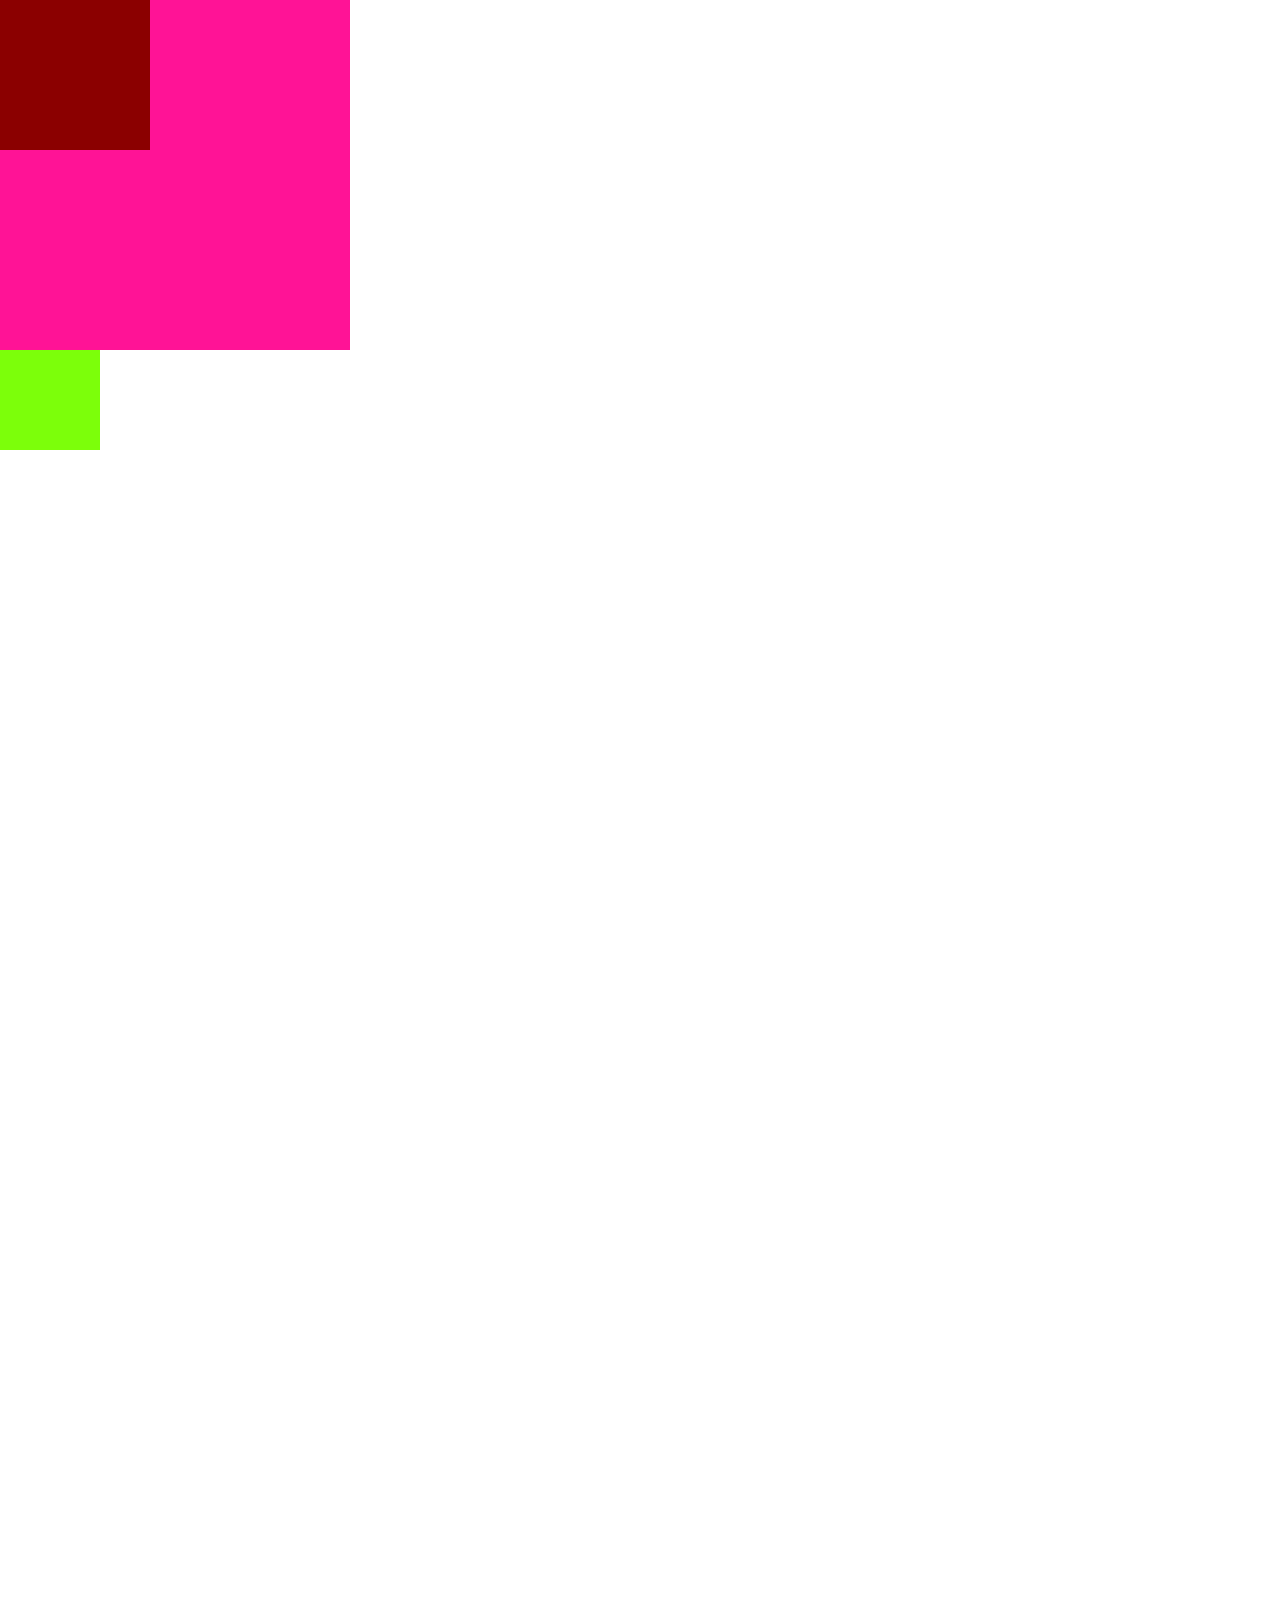
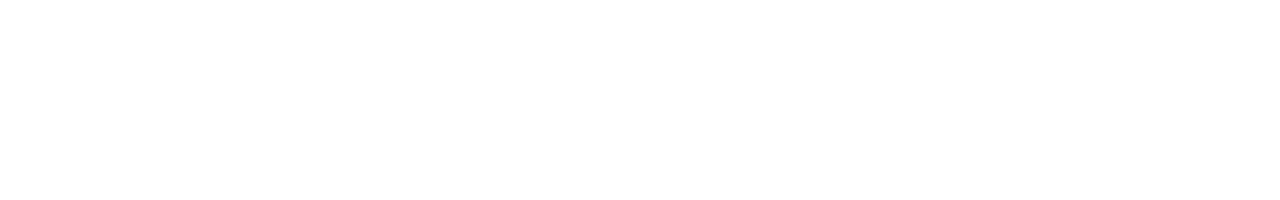
<file: CSS pt2/index.html>
<!DOCTYPE html>
<html lang="en">
<head>
  <meta charset="UTF-8">
  <meta name="viewport" content="width=device-width, initial-scale=1.0">
  <link rel="stylesheet" href="./style.css">
  <title>Position</title>
</head>
<body>
  <div class="div-dad">
    <div class="div-son"></div>
  </div>
  <div class="prodigo"></div>
  
</body>
</html>
</file>
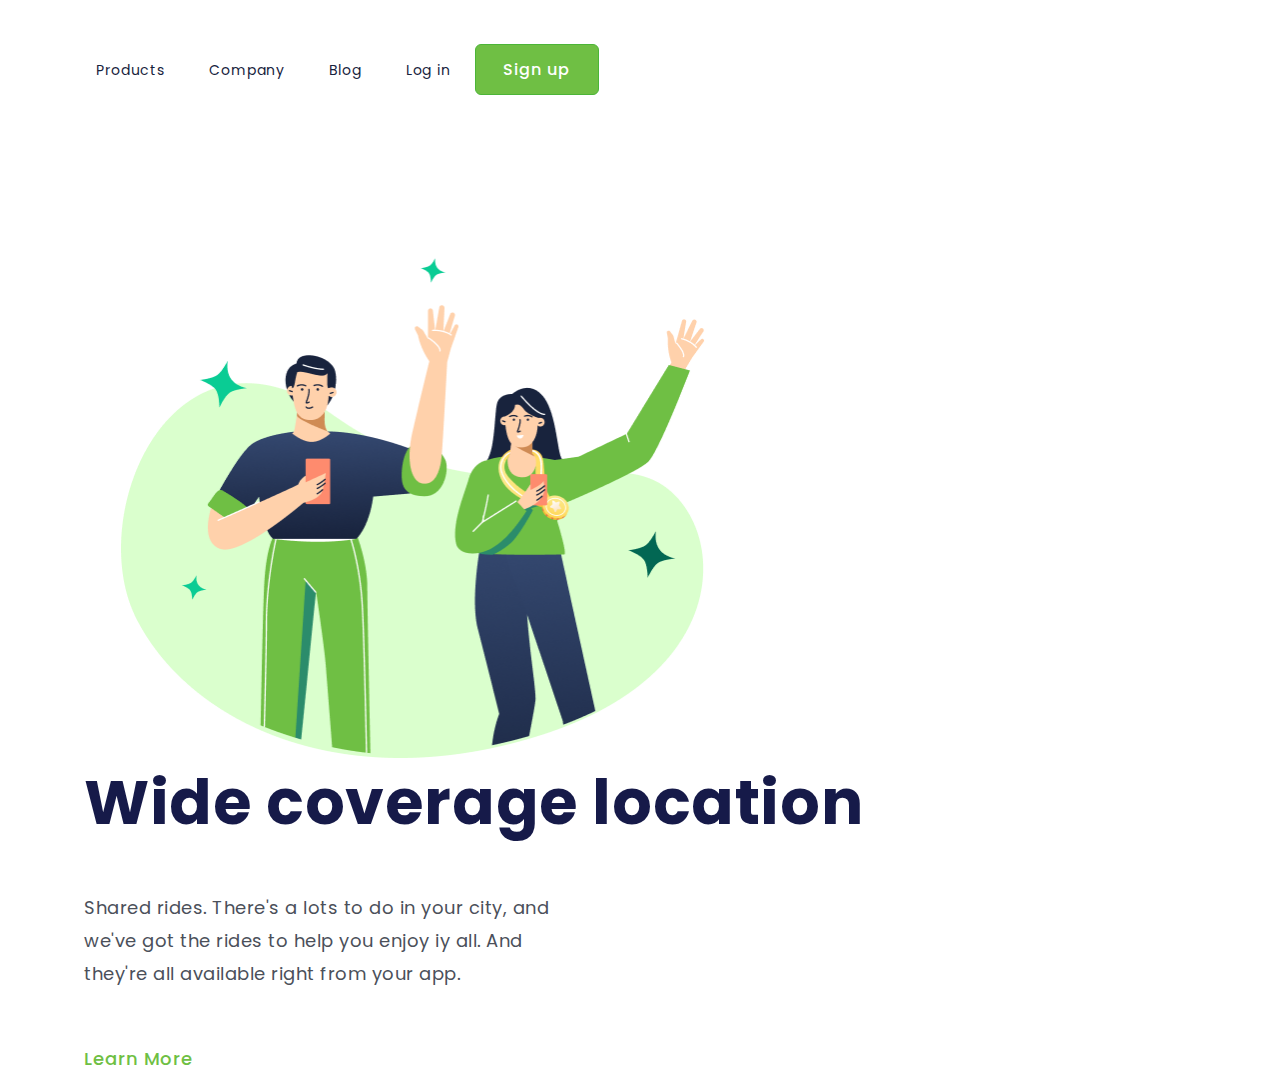
<file: CSS/Projeto/index.html>
<!DOCTYPE html>
<html lang="en">
  <head>
    <meta charset="UTF-8" />
    <meta name="viewport" content="width=device-width, initial-scale=1.0" />
    <link rel="preconnect" href="https://fonts.googleapis.com" />
    <link rel="preconnect" href="https://fonts.gstatic.com" crossorigin />
    <link
      href="https://fonts.googleapis.com/css2?family=Poppins:ital,wght@0,100;0,200;0,300;0,400;0,500;0,600;0,700;0,800;0,900;1,100;1,200;1,300;1,400;1,500;1,600;1,700;1,800;1,900&display=swap"
      rel="stylesheet"
    />
    <title>Projeto Figma</title>
    <link rel="stylesheet" href="style.css" />
  </head>
  <body>
    <header>
      <a class="link-header">Products</a>
      <a class="link-header">Company</a>
      <a class="link-header">Blog</a>
      <a class="link-header">Log in</a>
      <button class="Sign">Sign up</button>
    </header>

    <main>
      <img
        src="./(Positive) Congratulation You get 40 point for your ride.png"
        alt=""
        class="logo-image"
      />

      <section>
        <h1>Wide coverage location</h1>
        <p>
          Shared rides. There's a lots to do in your city, and we've got the
          rides to help you enjoy iy all. And they're all available right from
          your app.
        </p>
        <button class="More">Learn More</button>
      </section>
    </main>
  </body>
</html>
</file>
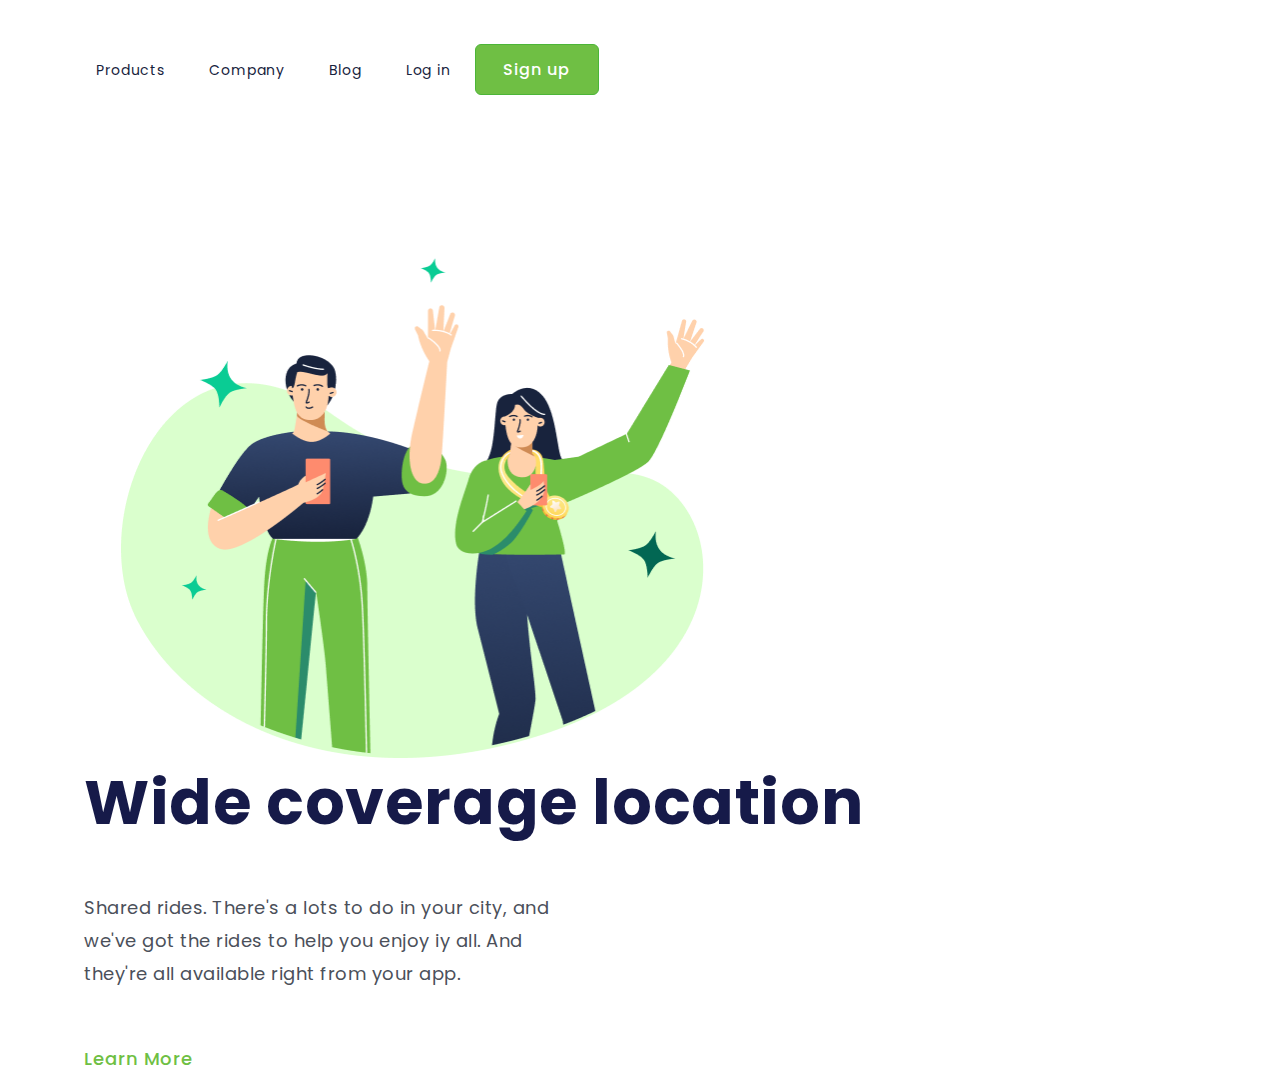
<file: CSS pt2/Desafio CSS pt2/desafio-index.html>
<!DOCTYPE html>
<html lang="en">
  <head>
    <meta charset="UTF-8" />
    <meta name="viewport" content="width=device-width, initial-scale=1.0" />
    <link rel="preconnect" href="https://fonts.googleapis.com" />
    <link rel="preconnect" href="https://fonts.gstatic.com" crossorigin />
    <link
      href="https://fonts.googleapis.com/css2?family=Poppins:ital,wght@0,100;0,200;0,300;0,400;0,500;0,600;0,700;0,800;0,900;1,100;1,200;1,300;1,400;1,500;1,600;1,700;1,800;1,900&display=swap"
      rel="stylesheet"
    />
    <title>Projeto Figma</title>
    <link rel="stylesheet" href="desafio-style.css" />
  </head>
  <body>
    <header>
      <a class="link-header">Products</a>
      <a class="link-header">Company</a>
      <a class="link-header">Blog</a>
      <a class="link-header">Log in</a>
      <button class="Sign">Sign up</button>
    </header>

    <main>
      <img
        src="./(Positive) Congratulation You get 40 point for your ride.png"
        alt=""
        class="logo-image"
      />

      <section>
        <h1>Wide coverage location</h1>
        <p>
          Shared rides. There's a lots to do in your city, and we've got the
          rides to help you enjoy iy all. And they're all available right from
          your app.
        </p>
        <button class="More">Learn More</button>
      </section>
    </main>
  </body>
</html>
</file>
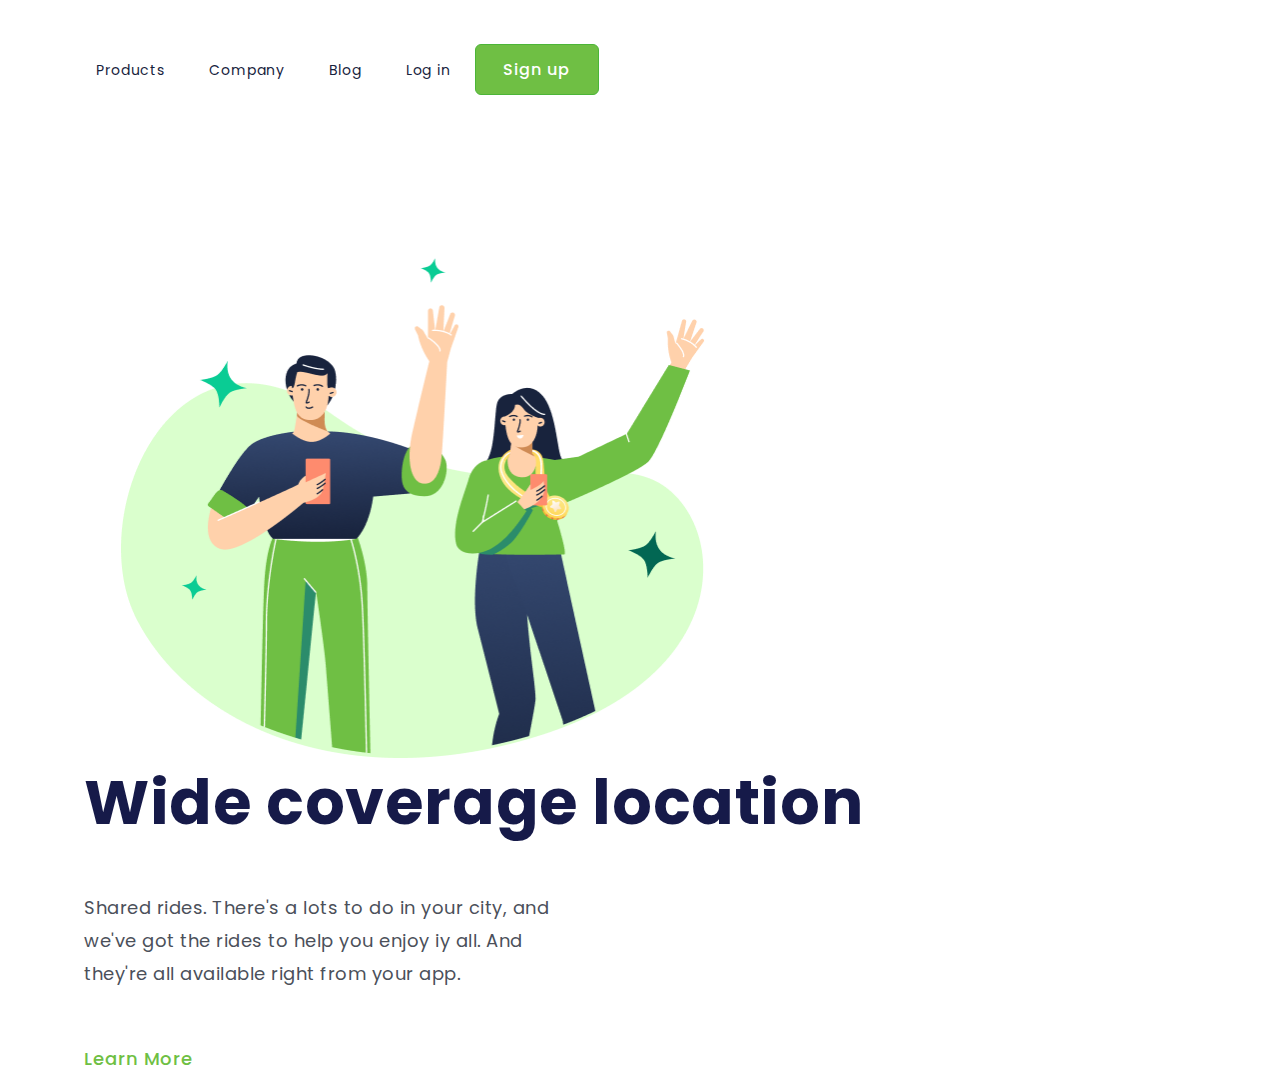
<file: CSS pt2/Desafio Responsividade CSS pt2/desafio-index.html>
<!DOCTYPE html>
<html lang="en">
  <head>
    <meta charset="UTF-8" />
    <meta name="viewport" content="width=device-width, initial-scale=1.0" />
    <link rel="preconnect" href="https://fonts.googleapis.com" />
    <link rel="preconnect" href="https://fonts.gstatic.com" crossorigin />
    <link
      href="https://fonts.googleapis.com/css2?family=Poppins:ital,wght@0,100;0,200;0,300;0,400;0,500;0,600;0,700;0,800;0,900;1,100;1,200;1,300;1,400;1,500;1,600;1,700;1,800;1,900&display=swap"
      rel="stylesheet"
    />
    <title>Projeto Figma - Responsividade com Imagem</title>
    <link rel="stylesheet" href="desafio-style.css" />
  </head>
  <body>
    <header>
      <a class="link-header">Products</a>
      <a class="link-header">Company</a>
      <a class="link-header">Blog</a>
      <a class="link-header">Log in</a>
      <button class="Sign">Sign up</button>
    </header>

    <main>
      <img
        src="./(Positive) Congratulation You get 40 point for your ride.png"
        alt=""
        class="logo-image"
      />

      <section>
        <h1>Wide coverage location</h1>
        <p>
          Shared rides. There's a lots to do in your city, and we've got the
          rides to help you enjoy iy all. And they're all available right from
          your app.
        </p>
        <button class="More">Learn More</button>
      </section>
    </main>
  </body>
</html>
</file>
<file: CSS pt2/style.css>
* {
  margin: 0;
  padding: 0;
  box-sizing: border-box;
  height: 200vh;
  width: 200vw;
}


.div-dad {
  height: 350px;
  width: 350px;
  background-color: #ff1396;
  /*position stick "cola" o elemento a uma certa posição determinada, deve ser estabelecido uma distancia top, left, right ou bottom" */
  position: sticky;
  top: 100;
  left: 100;
  
}

.div-son {
  height: 150px;
  width: 150px;
  background-color: darkred;
}

.prodigo {
  height: 100px;
  width: 100px;
  background-color: rgb(124, 255, 10);

}
</file>
<file: CSS/Projeto/style.css>
/*@import url('https://fonts.googleapis.com/css2?family=Poppins:ital,wght@0,100;0,200;0,300;0,400;0,500;0,600;0,700;0,800;0,900;1,100;1,200;1,300;1,400;1,500;1,600;1,700;1,800;1,900&display=swap');*/

* {
  margin: 0;
  padding: 0;
  box-sizing: border-box;
}

header {
  margin: 44px 0px 0px 76px;
}


/*main {
  background: #FFF;
  width: 1440px;
  height: 1024px;
  flex-shrink: 0;
  
  
}*/


.logo-image {
  width: 595.178px;
  height: 500.005px;
  flex-shrink: 0;
  margin: 163px 0px 0px 121px;
  display: inline-block;
}

section {
  display: inline-block;
  margin-left: 84px;
 
}

h1 {
  color: #161A49;

  font-family: Poppins;
  font-size: 62px;
  font-style: normal;
  font-weight: 700;
  line-height: 82px; /* 132.258% */
  letter-spacing: 0.596px;
}


p {
  color: #4B505A;
  width: 493px;

  font-family: Poppins;
  font-size: 18px;
  font-style: normal;
  font-weight: 400;
  line-height: 33px; /* 183.333% */
  letter-spacing: 0.5px;
  margin: 47px 0px 55px  0px;
}


.More {
  color: #6FBF44;
  background-color: #FFF;
  border: hidden;

  font-family: Poppins;
  font-size: 18px;
  font-style: normal;
  font-weight: 500;
  line-height: normal;
  letter-spacing: 1px;
  
  
  
}



.link-header {
  color: #17233D;

  

  text-align: center;
  font-family: Poppins;
  font-size: 14px;
  font-style: normal;
  font-weight: 400;
  line-height: normal;
  letter-spacing: 0.875px;
  margin: 20px;
}

.Sign {
  color: #FFF;
  

  font-family: Poppins;
  font-size: 16px;
  font-style: normal;
  font-weight: 500;
  line-height: normal;
  letter-spacing: 1px;


  box-sizing: border-box;
  width: 124px;
  height: 51px;
  flex-shrink: 0;

  border-radius: 6px;
  border: 1px solid #4CB538;
  background: #6FBF44;

}

@media (max-width: 768px) {


  h1{
    

    font-family: Poppins;
    font-size: 30px;
    font-style: normal;
    font-weight: 700;
    line-height: 30px; /* 132.258% */
    letter-spacing: 0.596px;
    align-self: center; 

    width: 278px;
    height: 60px;
  }

  p{
    
    font-family: Poppins;
    font-size: 18px;
    font-style: normal;
    font-weight: 400;
    line-height: 33px; /* 183.333% */
    letter-spacing: 0.5px;
    align-self: center;
    margin: 47px 0px 55px  0px;
  
    width: 304px;
    height: 165px;
  }

  .logo-image {
    width: 312px;
    height: auto;
    margin: 0px 0px 0px 100px;
  }

  .link-header {
    display: none;

  }

  .Sign {
    font-size: 12px;
    width: 91px;
    height: 31px;
  }

  .More{

    
    line-height: 27px;
    
    width: 112px;
    height: 27px;
  }



}
</file>
<file: CSS pt2/Desafio CSS pt2/desafio-style.css>
/*@import url('https://fonts.googleapis.com/css2?family=Poppins:ital,wght@0,100;0,200;0,300;0,400;0,500;0,600;0,700;0,800;0,900;1,100;1,200;1,300;1,400;1,500;1,600;1,700;1,800;1,900&display=swap');*/

* {
    margin: 0;
    padding: 0;
    box-sizing: border-box;
  }
  
  header {
    margin: 44px 0px 0px 76px;
  }
  
  
  /*main {
    background: #FFF;
    width: 1440px;
    height: 1024px;
    flex-shrink: 0;
    
    
  }*/
  
  
  .logo-image {
    width: 595.178px;
    height: 500.005px;
    flex-shrink: 0;
    margin: 163px 0px 0px 121px;
    display: inline-block;
  }
  
  section {
    display: inline-block;
    margin-left: 84px;
   
  }
  
  h1 {
    color: #161A49;
  
    font-family: Poppins;
    font-size: 62px;
    font-style: normal;
    font-weight: 700;
    line-height: 82px; /* 132.258% */
    letter-spacing: 0.596px;
  }
  
  
  p {
    color: #4B505A;
    width: 493px;
  
    font-family: Poppins;
    font-size: 18px;
    font-style: normal;
    font-weight: 400;
    line-height: 33px; /* 183.333% */
    letter-spacing: 0.5px;
    margin: 47px 0px 55px  0px;
  }
  
  
  .More {
    color: #6FBF44;
    background-color: #FFF;
    border: hidden;
  
    font-family: Poppins;
    font-size: 18px;
    font-style: normal;
    font-weight: 500;
    line-height: normal;
    letter-spacing: 1px;
    
    
    
  }
  
  
  
  .link-header {
    color: #17233D;
  
    
  
    text-align: center;
    font-family: Poppins;
    font-size: 14px;
    font-style: normal;
    font-weight: 400;
    line-height: normal;
    letter-spacing: 0.875px;
    margin: 20px;
  }
  
  .Sign {
    color: #FFF;
    
  
    font-family: Poppins;
    font-size: 16px;
    font-style: normal;
    font-weight: 500;
    line-height: normal;
    letter-spacing: 1px;
  
  
    box-sizing: border-box;
    width: 124px;
    height: 51px;
    flex-shrink: 0;
  
    border-radius: 6px;
    border: 1px solid #4CB538;
    background: #6FBF44;
  
  }
  
  @media (max-width: 768px) {
  
  
    h1{
      
  
      font-family: Poppins;
      font-size: 30px;
      font-style: normal;
      font-weight: 700;
      line-height: 30px; /* 132.258% */
      letter-spacing: 0.596px;
      align-self: center; 
  
      width: 278px;
      height: 60px;
    }
  
    p{
      
      font-family: Poppins;
      font-size: 18px;
      font-style: normal;
      font-weight: 400;
      line-height: 33px; /* 183.333% */
      letter-spacing: 0.5px;
      align-self: center;
      margin: 47px 0px 55px  0px;
    
      width: 304px;
      height: 165px;
    }
  
    .logo-image {
      width: 312px;
      height: auto;
      margin: 0px 0px 0px 100px;
    }
  
    .link-header {
      display: none;
  
    }
  
    .Sign {
      font-size: 12px;
      width: 91px;
      height: 31px;
    }
  
    .More{
  
      
      line-height: 27px;
      
      width: 112px;
      height: 27px;
    }
  
  
  
  }
</file>
<file: CSS pt2/Desafio Responsividade CSS pt2/desafio-style.css>
/*@import url('https://fonts.googleapis.com/css2?family=Poppins:ital,wght@0,100;0,200;0,300;0,400;0,500;0,600;0,700;0,800;0,900;1,100;1,200;1,300;1,400;1,500;1,600;1,700;1,800;1,900&display=swap');*/

* {
    margin: 0;
    padding: 0;
    box-sizing: border-box;
  }
  
  header {
    margin: 44px 0px 0px 76px;
  }
  
  
  /*main {
    background: #FFF;
    width: 1440px;
    height: 1024px;
    flex-shrink: 0;
    
    
  }*/
  
  
  .logo-image {
    width: 595.178px;
    height: 500.005px;
    flex-shrink: 0;
    margin: 163px 0px 0px 121px;
    display: inline-block;
  }
  
  section {
    display: inline-block;
    margin-left: 84px;
   
  }
  
  h1 {
    color: #161A49;
  
    font-family: Poppins;
    font-size: 62px;
    font-style: normal;
    font-weight: 700;
    line-height: 82px; /* 132.258% */
    letter-spacing: 0.596px;
  }
  
  
  p {
    color: #4B505A;
    width: 493px;
  
    font-family: Poppins;
    font-size: 18px;
    font-style: normal;
    font-weight: 400;
    line-height: 33px; /* 183.333% */
    letter-spacing: 0.5px;
    margin: 47px 0px 55px  0px;
  }
  
  
  .More {
    color: #6FBF44;
    background-color: #FFF;
    border: hidden;
  
    font-family: Poppins;
    font-size: 18px;
    font-style: normal;
    font-weight: 500;
    line-height: normal;
    letter-spacing: 01px;
    
    
    
  }
  
  
  
  .link-header {
    color: #17233D;
  
    
  
    text-align: center;
    font-family: Poppins;
    font-size: 14px;
    font-style: normal;
    font-weight: 400;
    line-height: normal;
    letter-spacing: 0.875px;
    margin: 20px;
  }
  
  .Sign {
    color: #FFF;
    
  
    font-family: Poppins;
    font-size: 16px;
    font-style: normal;
    font-weight: 500;
    line-height: normal;
    letter-spacing: 1px;
  
  
    box-sizing: border-box;
    width: 124px;
    height: 51px;
    flex-shrink: 0;
  
    border-radius: 6px;
    border: 1px solid #4CB538;
    background: #6FBF44;
  
  }
  
  @media (max-width: 768px) {
  
  
    h1{
      
  
      font-family: Poppins;
      font-size: 30px;
      font-style: normal;
      font-weight: 700;
      line-height: 30px; /* 132.258% */
      letter-spacing: 0.596px;
      align-self: center; 
  
      width: 278px;
      height: 60px;
    }
  
    p{
      
      font-family: Poppins;
      font-size: 18px;
      font-style: normal;
      font-weight: 400;
      line-height: 33px; /* 183.333% */
      letter-spacing: 0.5px;
      align-self: center;
      margin: 47px 0px 55px  0px;
    
      width: 304px;
      height: 165px;
    }
  
    .logo-image {
      width: 312px;
      height: auto;
      margin: 0px 0px 0px 100px;
    }
  
    .link-header {
      display: none;
  
    }
  
    .Sign {
      font-size: 12px;
      width: 91px;
      height: 31px;
    }
  
    .More{
  
      
      line-height: 27px;
      
      width: 112px;
      height: 27px;
    }
  
  
  
  }
</file>
